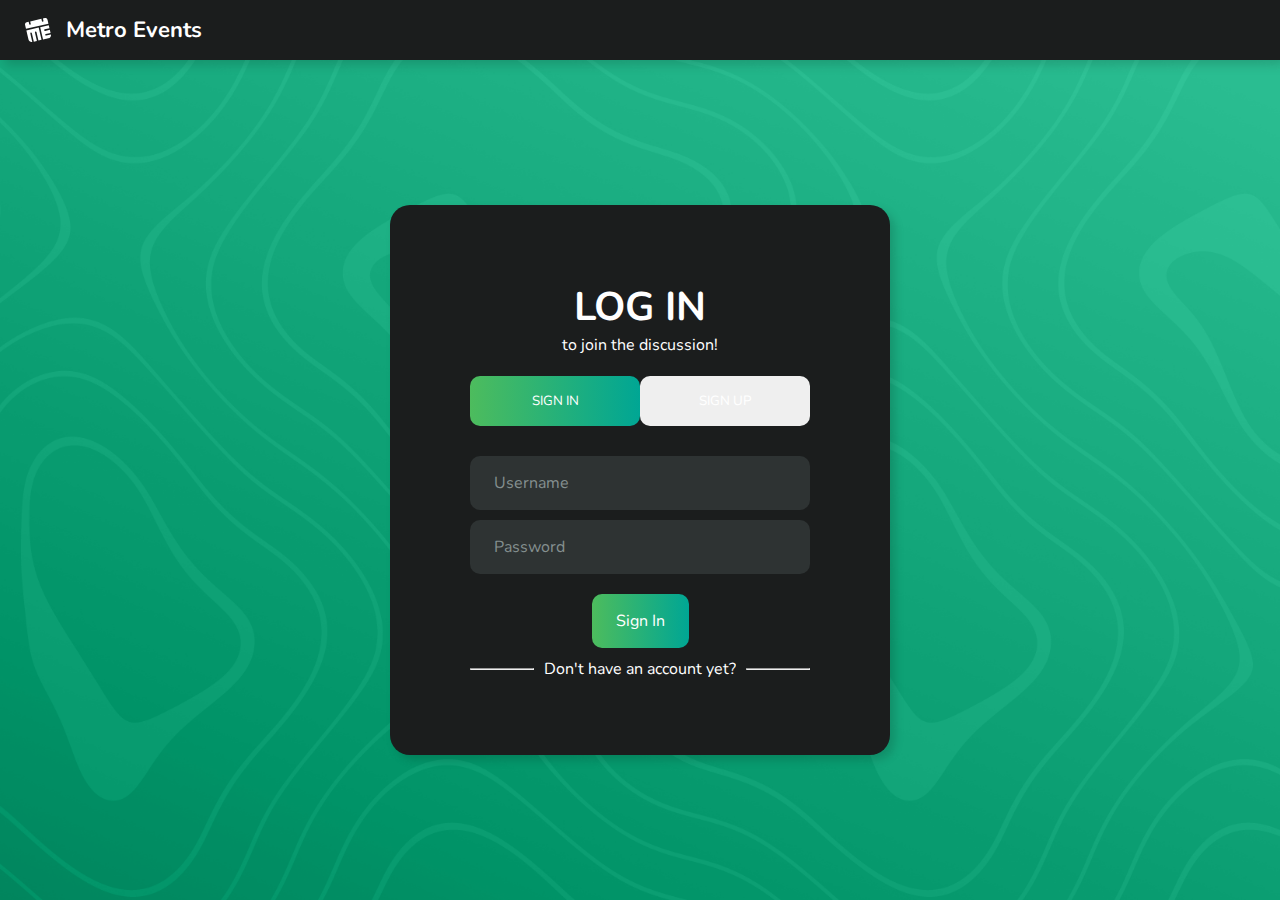
<file: login.html>
<!DOCTYPE html>
<html lang="en">
<head>
  <meta charset="UTF-8">
  <meta name="viewport" content="width=device-width, initial-scale=1.0">
  <title>Metro Events</title>
  <script src="scripts/classes.js"></script>

  <link rel="preconnect" href="https://fonts.googleapis.com">
  <link rel="preconnect" href="https://fonts.gstatic.com" crossorigin>
  <link href="https://fonts.googleapis.com/css2?family=Nunito:wght@200;300;400;500;600;700;800;900&display=swap" rel="stylesheet">

  <link rel="stylesheet" href="styles/root.css">
  <link rel="stylesheet" href="styles/general.css">
  <link rel="stylesheet" href="styles/header.css">
  <link rel="stylesheet" href="styles/navbar.css">
  <link rel="stylesheet" href="styles/login.css">
</head>
<body>
  <header>
    <section id="left">
        <div class="icon-btn">
            <?xml version="1.0" encoding="UTF-8"?>
            <svg id="Layer_1" data-name="Layer 1" xmlns="http://www.w3.org/2000/svg" viewBox="0 0 1000 928.68">
            <path d="m525.29,369.43L51.77,479.54l.09.38,15.32,65.88,12.17,52.32,54.96,236.36c15.23,65.49,80.66,106.23,146.15,91.01h0s-75.69-325.49-75.69-325.49c-3.78-16.26,6.34-32.51,22.6-36.29,16.26-3.78,32.51,6.34,36.29,22.6l75.69,325.49,118.58-27.57-75.69-325.49c-3.78-16.26,6.34-32.51,22.6-36.29,16.26-3.78,32.51,6.34,36.29,22.6l75.69,325.49,118.58-27.57-89.58-385.23-20.53-88.29Z"/>
            <path d="m873.01,101.5l-8.26-35.54c-10.68-45.84-56.48-74.4-102.35-63.72l-74.11,17.24,20.73,89.13c3.78,16.26-6.34,32.51-22.6,36.29h0c-16.25,3.78-32.49-6.34-36.28-22.59l-20.75-89.15-430.13,100.02,20.73,89.14c3.78,16.26-6.33,32.5-22.59,36.28h-.03c-16.26,3.79-32.51-6.33-36.29-22.59l-20.73-89.13-74.4,17.31c-45.87,10.65-74.4,56.48-63.72,102.32l8.26,35.54,27.57,118.61,862.52-200.59-27.57-118.58Z"/>
            <path d="m996.81,633.92l-182.08,42.34c-16.26,3.78-32.51-6.34-36.29-22.6s6.34-32.51,22.6-36.29l182.08-42.34-27.57-118.58-182.08,42.34c-16.26,3.78-32.51-6.34-36.29-22.6-3.78-16.26,6.34-32.51,22.6-36.29l182.08-42.34-27.57-118.58-330.1,76.76.09.38,20.44,87.91,7.04,30.29,82.53,354.94,118.58-27.57h0s92.94-21.61,92.94-21.61c65.49-15.23,106.23-80.66,91.01-146.15Z"/>
            </svg>
        </div>
        <p>Metro Events</p>
    </section>
    <section id="middle"></section>
    <section id="right"></section>
  </header>
  <section id="content-box">
    <main>
        <div id="login-box">
            <section id="login-hdg">
                <h1>LOG IN</h1>
                <p>to join the discussion!</p>
            </section>
            <section id="login-opts">
                <button id="signin-btn" class="btn-gradient login-opt">SIGN IN</button>
                <button id="signup-btn" class="login-opt">SIGN UP</button>
            </section>
            <p id="login-error-msg"></p>
            <p id="login-success-msg"></p>
            <form id="login-inp">
                <input type="text" id="username-inp" placeholder="Username" required>
                <input type="text" id="password-inp" placeholder="Password" required>
                <button class="btn-gradient" id="login-btn">Sign In</button>
            </form>
            <section id="no-acct-box" >
                <hr>
                <p id="no-acct">Don't have an account yet?</p>
                <hr>
            </section>
        </div>
    </main>
  </section>
</body>
</html>
</file>
<file: styles/root.css>
:root {
    --primary: #FFF;
    --primary-opp: #000;
    --neutral: #1b1d1d;
    --neutral-lighter: #848f8f;
    --neutral-light: #2e3333;
    --neutral-dark: #131514;
    --secondary-gradient: linear-gradient(90deg,#4dbc5d,#00a694);
    --shadow-small: 2px 2px 5px rgba(0, 0, 0, 0.15);
    --shadow-medium: 5px 5px 10px rgba(0, 0, 0, 0.15);
}
</file>
<file: styles/general.css>
* {
    padding: 0;
    margin: 0;
    box-sizing: border-box;
    color: var(--primary);
    font-family: Nunito;
}

html {
    height: 100%;
}

body {
    display: flex;
    flex-direction: column;
    height: 100%;
}

input {
    border: none;
    outline: none;
    border-radius: 10px;
    padding: 10px 16px;
    color: var(--primary);
    background-color: var(--neutral-light);
} input::placeholder {
    color: var(--neutral-lighter);
}

button {
    border: none;
    outline: none;
    padding: 10px 16px;
    border-radius: 10px;
    cursor: pointer;
}

.btn-gradient {
    background-image: var(--secondary-gradient);
}

#content-box {
    display: flex;
    flex: 1;
}

main {
    flex: 1;
    background-color: var(--neutral-dark);
}
</file>
<file: styles/header.css>
header {
    z-index: 1;
    display: flex;
    align-items: center;
    justify-content: space-between;
    background-color: var(--neutral);
    height: 60px;
    box-shadow: var(--shadow-medium);
}

header > section {
    display: flex;
    height: 100%;
    padding: 12px;
    gap: 10px;
}

#left {
    width: 300px;
    padding-left: 20px;
    align-items: center;
    > #logo {
        height: 100%;
        cursor: pointer;
    }
    > p {
        font-size: 22px;
        font-weight: 700;
    }
    > input {
        flex: 1;
    }
}

#right {
    gap: 10px;
    padding-right: 20px;
}

.icon-btn {
    cursor: pointer;
    height: 100%;
    padding: 5px;
    > svg {
        height: 100%;
        aspect-ratio: 1;
        > path {
            fill: white;
        }
    }
}

#user {
    display: flex;
    align-items: center;
    gap: 10px;
    padding-left: 10px;
    background-image: var(--secondary-gradient);
    border-radius: 10px;
    > #profile-picture {
        height: 100%;
        cursor: pointer;
        border-radius: 10px;
    }
}
</file>
<file: styles/navbar.css>
nav {
    display: flex;
    justify-content: center;
    align-items: baseline;
    background-color: var(--neutral);
    width: 300px;
    padding: 20px;

    > * {
        width: 100%;
    }
}

#create-btn {
    background-image: var(--secondary-gradient);
}
</file>
<file: styles/login.css>
main {
    display: flex;
    align-items: center;
    justify-content: center;
}

#login-box {
    display: flex;
    flex-direction: column;
    justify-content: center;
    align-items: center;
    max-width: 500px;
    max-height: 550px;
    width: 100%;
    height: 100%;
    border-radius: 20px;
    box-shadow: var(--shadow-medium);
    background-color: var(--neutral);
    padding: 0px 80px;
    gap: 10px;

    > #login-hdg {
        display: flex;
        align-items: center;
        flex-direction: column;
        margin-bottom: 10px;
        > h1 {
            font-size: 40px;
        }
        > p {
            font-size: 16px;
        }
    }
    > #login-opts {
        display: flex;
        width: 100%;
        > button {
            padding: 16px;
            flex: 1;
        }
    }
    > form {
        display: flex;
        flex-direction: column;
        align-items: center;
        gap: 10px;
        width: 100%;
        > input, button {
            font-size: 16px;
            padding: 16px 24px;
        }
        > input {
            width: 100%;
        }
        > button {
            margin-top: 10px;
        }
    }
    > #no-acct-box {
        display: flex;
        align-items: center;
        gap: 10px;
        width: 100%;
        > hr {
            flex: 1;
            height: 1px;
        }
        > p {
            white-space: nowrap;
            overflow: hidden;
            text-overflow: ellipsis;
        }
    }
}

main {
    background-image: url("/images/bg.png");
    background-repeat: no-repeat;
    background-position: center;
    background-size: cover;
}
</file>
